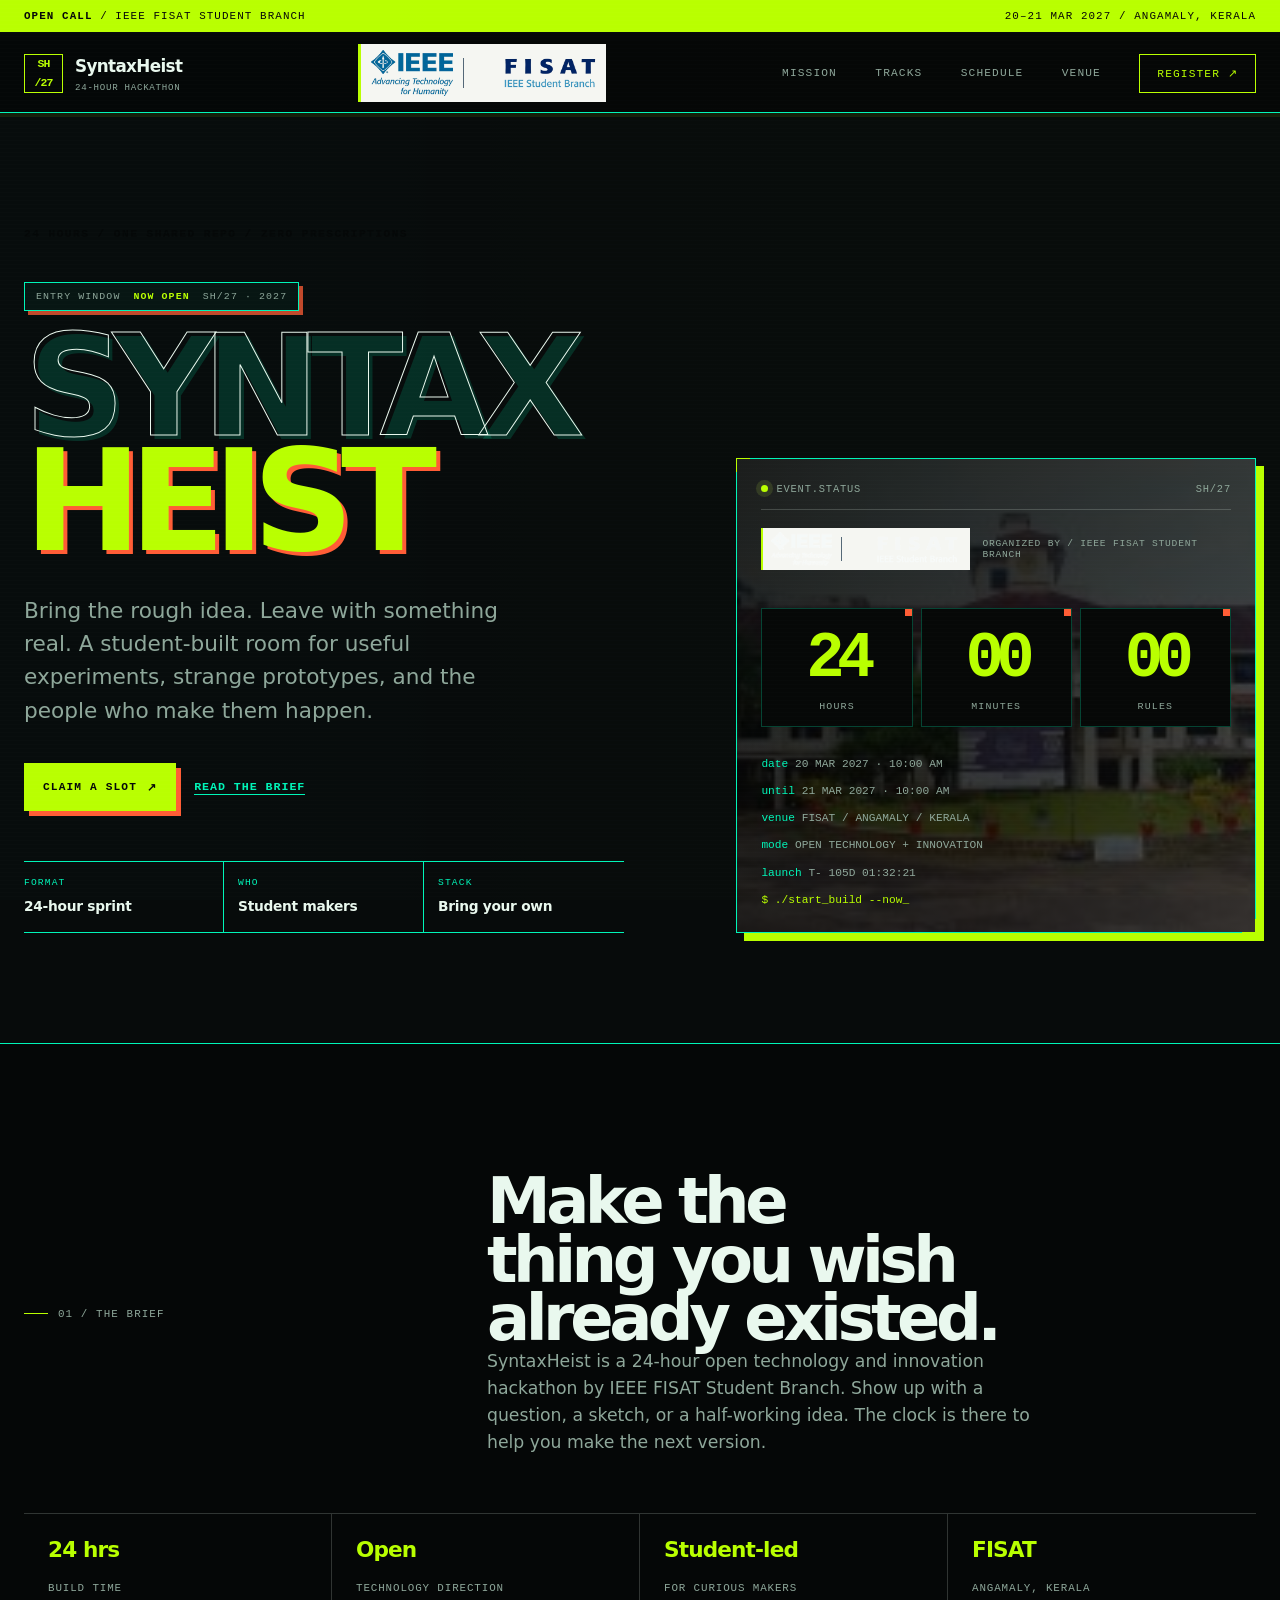
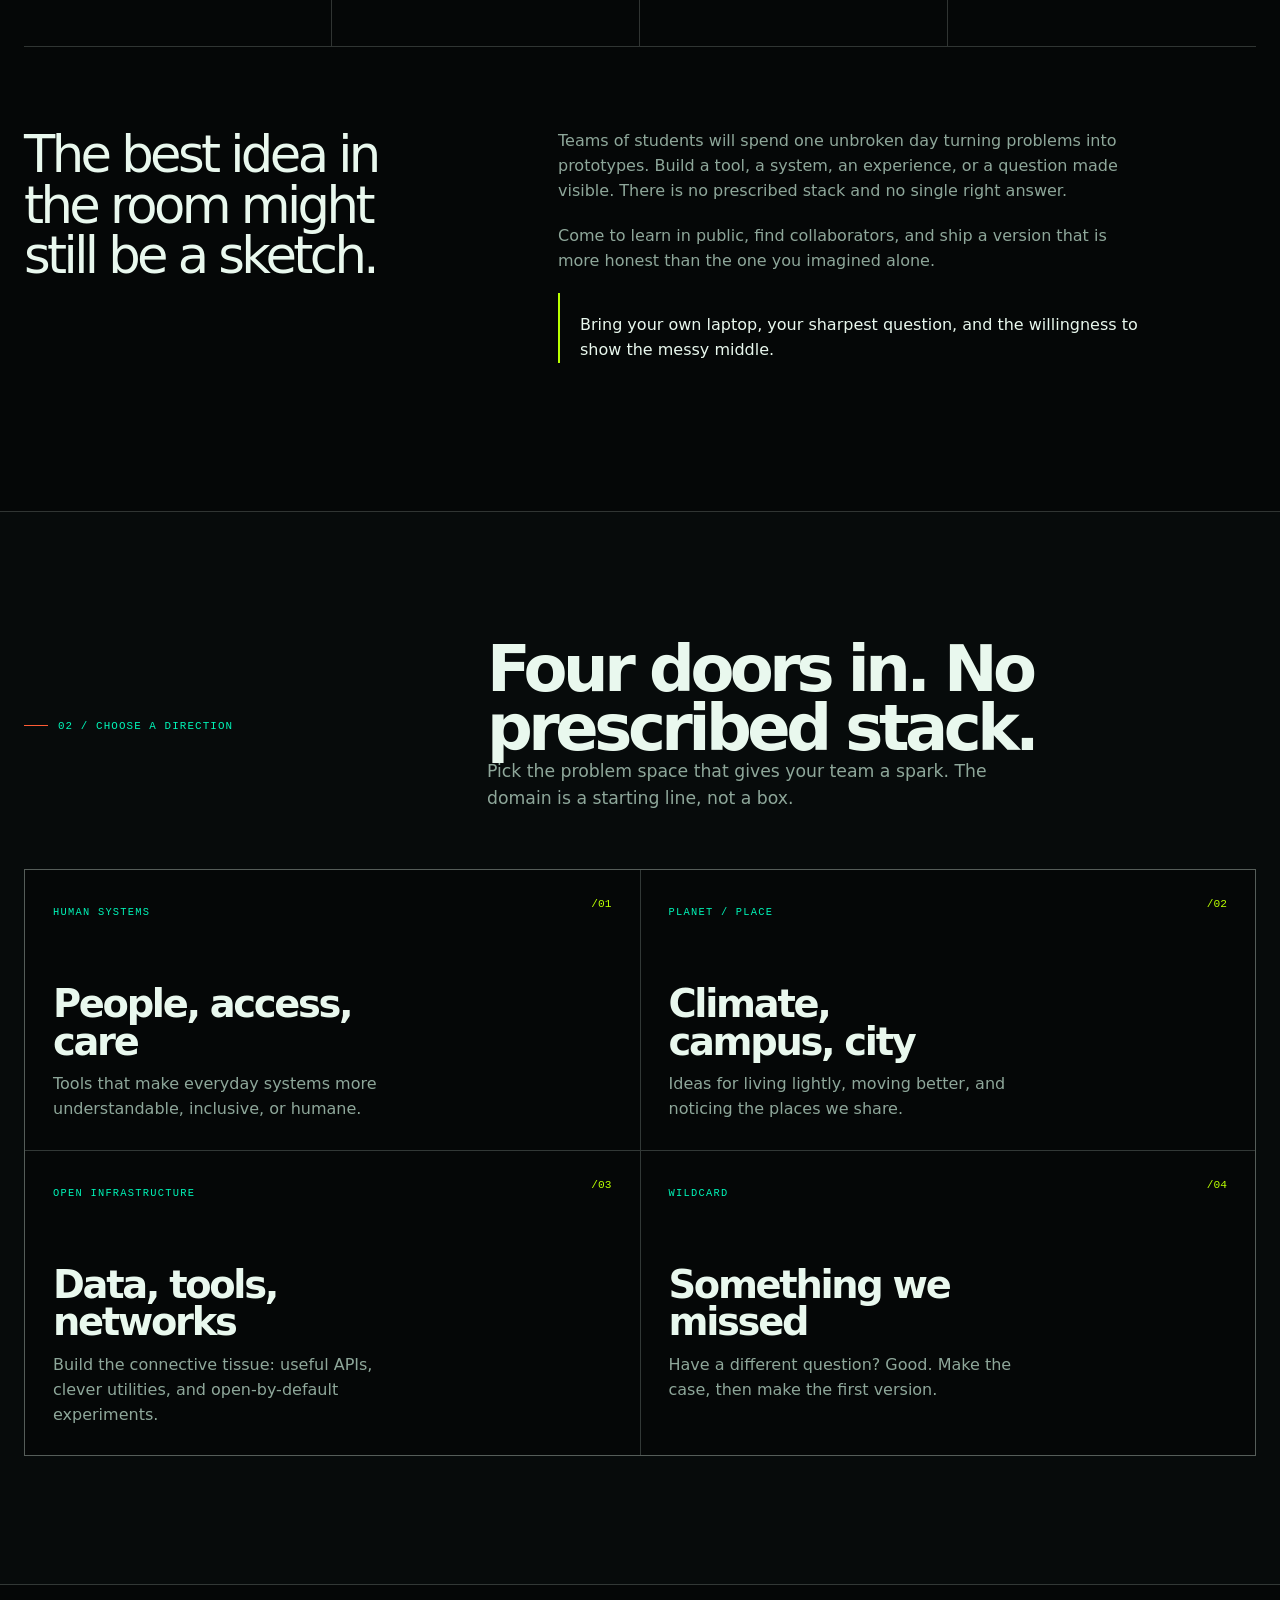
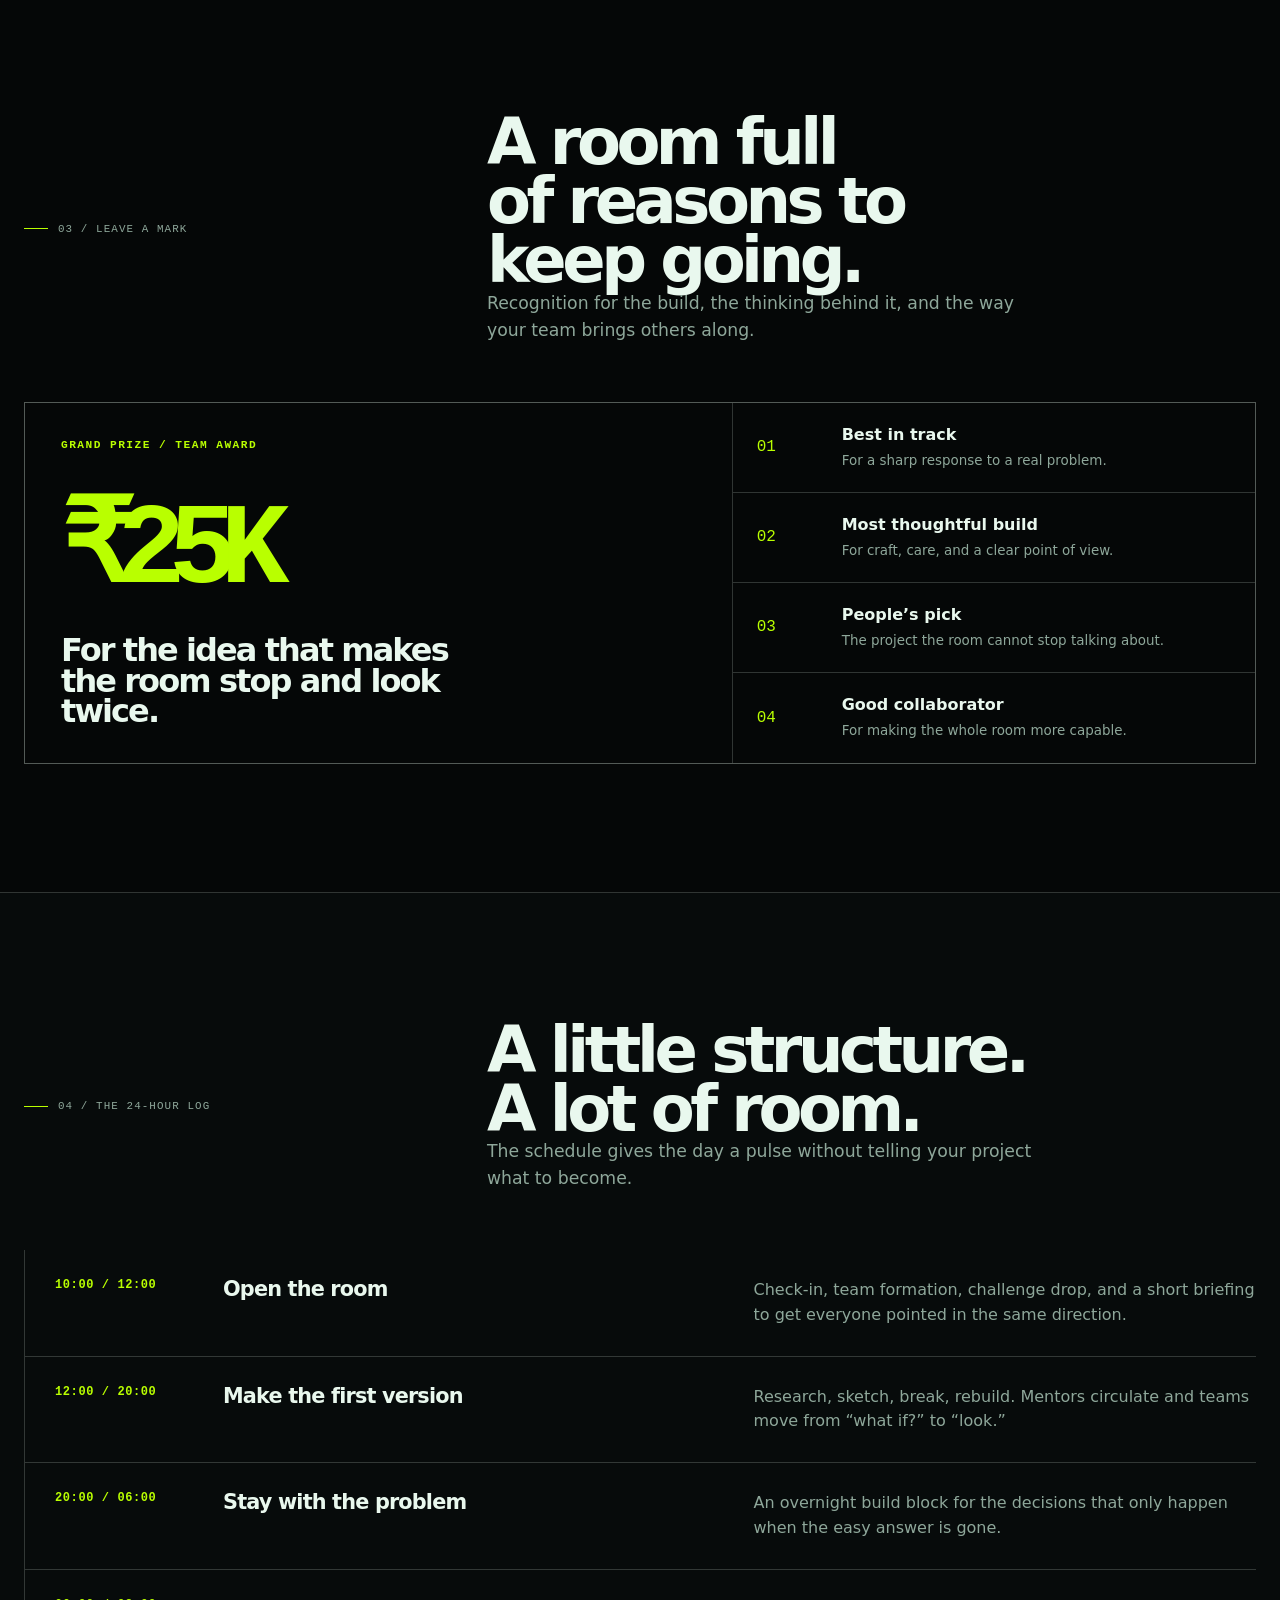
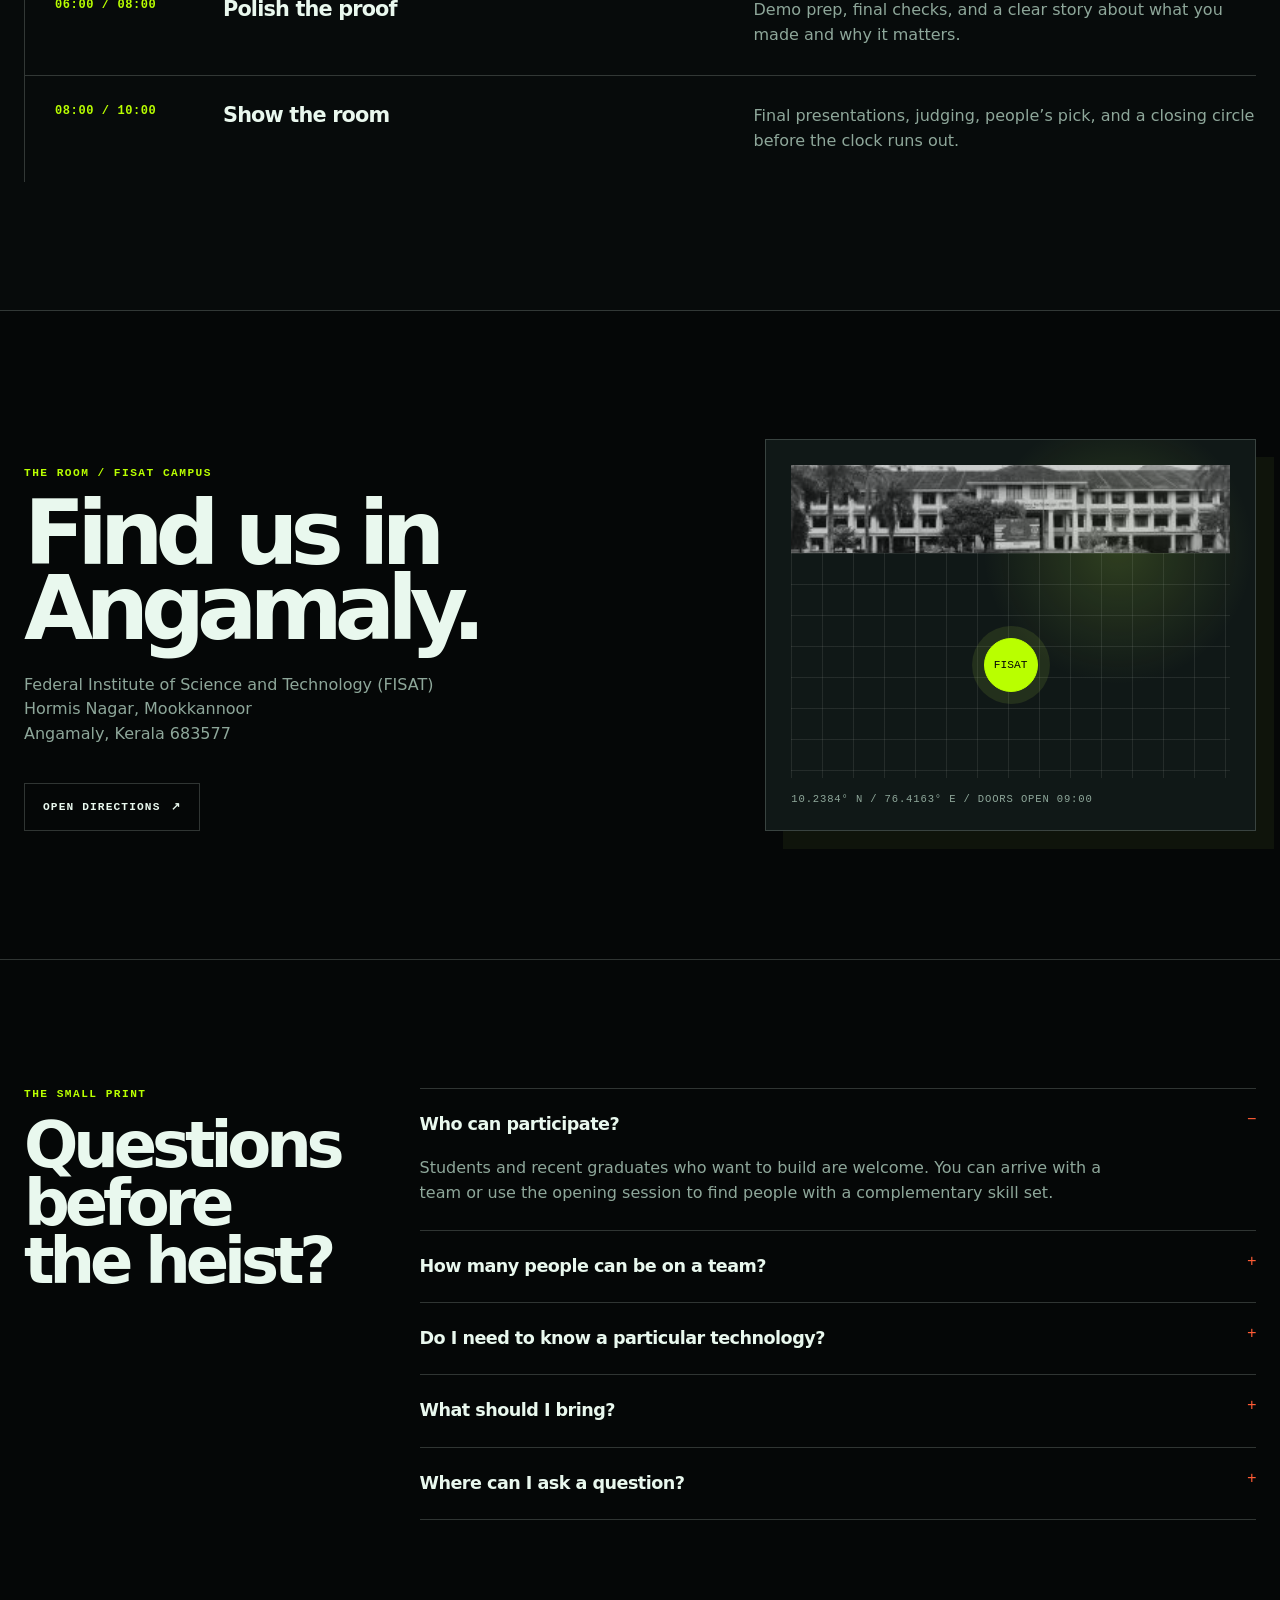
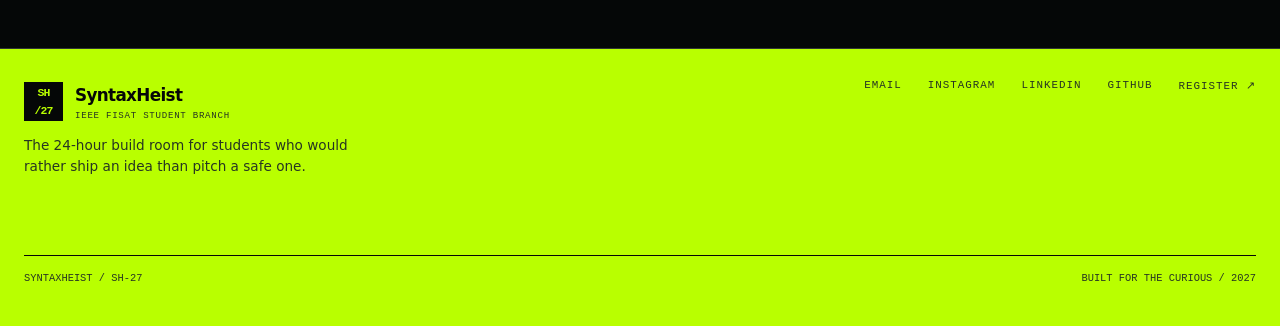
<file: public/index.html>
<!doctype html>
<html lang="en">
<head>
  <meta charset="utf-8">
  <meta name="viewport" content="width=device-width, initial-scale=1">
  <meta name="description" content="SyntaxHeist is a 24-hour open technology and innovation hackathon by IEEE FISAT Student Branch.">
  <title>SyntaxHeist — 24-Hour Hackathon</title>
  <link rel="stylesheet" href="./styles.css">
  <script src="./script.js" defer></script>
</head>
<body>
  <a class="skip-link" href="#main-content">Skip to content</a>
  <div class="page-shell">
    <div class="announcement"><div class="wrap"><span><strong>Open call</strong> / IEEE FISAT Student Branch</span><span>20–21 Mar 2027 / Angamaly, Kerala</span></div></div>
    <header class="site-header">
      <div class="wrap header-inner">
        <a class="brand" href="./" aria-label="SyntaxHeist home">
          <span class="brand-mark">SH<br><span>/27</span></span>
          <span class="brand-text">SyntaxHeist<span>24-hour hackathon</span></span>
        </a>
        <div class="organizer-logo-plate" aria-label="IEEE FISAT Student Branch"><img class="ieee-logo" src="./assets/ieee-master-brand.png" alt="IEEE"><span class="logo-rule" aria-hidden="true"></span><img class="fisat-logo" src="./assets/fisat-ieee-student-branch.png" alt="FISAT IEEE Student Branch"></div>
        <button class="menu-toggle" type="button" data-menu-toggle aria-expanded="false" aria-label="Open navigation">MENU</button>
        <nav class="site-nav" data-site-nav aria-label="Primary navigation">
          <a href="#mission">Mission</a>
          <a href="#tracks">Tracks</a>
          <a href="#schedule">Schedule</a>
          <a href="#venue">Venue</a>
          <a class="nav-cta" href="./register.html">Register <span aria-hidden="true">↗</span></a>
        </nav>
      </div>
    </header>

    <main id="main-content">
      <section class="hero" aria-labelledby="hero-title">
        <div class="wrap hero-grid">
          <div class="hero-copy">
            <p class="eyebrow">24 hours / one shared repo / zero prescriptions</p>
            <div class="hero-stamp"><span>ENTRY WINDOW</span><strong>NOW OPEN</strong><span>SH/27 · 2027</span></div>
            <h1 id="hero-title"><span class="outline">Syntax</span><br><span class="signal" data-text="Heist">Heist</span></h1>
            <p class="hero-dek">Bring the rough idea. Leave with something real. A student-built room for useful experiments, strange prototypes, and the people who make them happen.</p>
            <div class="hero-actions">
              <a class="button button-primary" href="./register.html">Claim a slot <span aria-hidden="true">↗</span></a>
              <a class="text-link" href="#mission">Read the brief</a>
            </div>
            <div class="hero-meta" aria-label="Quick event details"><div><span>FORMAT</span><strong>24-hour sprint</strong></div><div><span>WHO</span><strong>Student makers</strong></div><div><span>STACK</span><strong>Bring your own</strong></div></div>
          </div>
          <div class="hero-console" aria-label="Event countdown information">
            <div class="console-top"><span><i class="live-dot"></i>event.status</span><span>SH/27</span></div>
            <div class="organizer-lockup"><div class="organizer-logo-plate"><img class="ieee-logo" src="./assets/ieee-master-brand.png" alt="IEEE"><span class="logo-rule" aria-hidden="true"></span><img class="fisat-logo" src="./assets/fisat-ieee-student-branch.png" alt="FISAT IEEE Student Branch"></div><span>organized by / IEEE FISAT Student Branch</span></div>
            <div class="console-time" aria-label="24 hours">
              <div class="time-block"><strong>24</strong><span>hours</span></div>
              <div class="time-block"><strong>00</strong><span>minutes</span></div>
              <div class="time-block"><strong>00</strong><span>rules</span></div>
            </div>
            <div class="console-log">
              <p><b>date</b> 20 MAR 2027 · 10:00 AM</p>
              <p><b>until</b> 21 MAR 2027 · 10:00 AM</p>
              <p><b>venue</b> FISAT / ANGAMALY / KERALA</p>
              <p><b>mode</b> OPEN TECHNOLOGY + INNOVATION</p>
              <p><b>launch</b> <span data-countdown>T- loading event clock...</span></p>
              <button class="cursor terminal-command" type="button" data-terminal-command="boot">$ ./start_build --now<span aria-hidden="true">_</span></button>
              <p class="terminal-output" data-terminal-output hidden>OK // room unlocked. Bring the rough idea.</p>
            </div>
          </div>
        </div>
      </section>

      <section class="section" id="mission" aria-labelledby="mission-title">
        <div class="wrap">
          <div class="section-heading">
            <p class="rule-label">01 / the brief</p>
            <div><h2 id="mission-title">Make the thing you wish already existed.</h2><p class="lead">SyntaxHeist is a 24-hour open technology and innovation hackathon by IEEE FISAT Student Branch. Show up with a question, a sketch, or a half-working idea. The clock is there to help you make the next version.</p></div>
          </div>
          <div class="facts" aria-label="Event facts">
            <div class="fact"><strong>24 hrs</strong><span>Build time</span></div>
            <div class="fact"><strong>Open</strong><span>Technology direction</span></div>
            <div class="fact"><strong>Student-led</strong><span>For curious makers</span></div>
            <div class="fact"><strong>FISAT</strong><span>Angamaly, Kerala</span></div>
          </div>
          <div class="about-layout" style="margin-top: 82px;">
            <p class="big-note">The best idea in the room might still be a sketch.</p>
            <div class="about-copy"><p>Teams of students will spend one unbroken day turning problems into prototypes. Build a tool, a system, an experience, or a question made visible. There is no prescribed stack and no single right answer.</p><p>Come to learn in public, find collaborators, and ship a version that is more honest than the one you imagined alone.</p><p class="callout">Bring your own laptop, your sharpest question, and the willingness to show the messy middle.</p></div>
          </div>
        </div>
      </section>

      <section class="section" id="tracks" aria-labelledby="tracks-title">
        <div class="wrap">
          <div class="section-heading"><p class="rule-label">02 / choose a direction</p><div><h2 id="tracks-title">Four doors in. No prescribed stack.</h2><p class="lead">Pick the problem space that gives your team a spark. The domain is a starting line, not a box.</p></div></div>
          <div class="track-grid">
            <article class="track" data-index="/01"><span class="track-tag">human systems</span><h3>People, access, care</h3><p>Tools that make everyday systems more understandable, inclusive, or humane.</p></article>
            <article class="track" data-index="/02"><span class="track-tag">planet / place</span><h3>Climate, campus, city</h3><p>Ideas for living lightly, moving better, and noticing the places we share.</p></article>
            <article class="track" data-index="/03"><span class="track-tag">open infrastructure</span><h3>Data, tools, networks</h3><p>Build the connective tissue: useful APIs, clever utilities, and open-by-default experiments.</p></article>
            <article class="track" data-index="/04"><span class="track-tag">wildcard</span><h3>Something we missed</h3><p>Have a different question? Good. Make the case, then make the first version.</p></article>
          </div>
        </div>
      </section>

      <section class="section" aria-labelledby="prizes-title">
        <div class="wrap">
          <div class="section-heading"><p class="rule-label">03 / leave a mark</p><div><h2 id="prizes-title">A room full of reasons to keep going.</h2><p class="lead">Recognition for the build, the thinking behind it, and the way your team brings others along.</p></div></div>
          <div class="prize-layout">
            <div class="prize-feature"><span class="eyebrow">Grand prize / team award</span><span class="amount">₹25K</span><h3>For the idea that makes the room stop and look twice.</h3></div>
            <div class="prize-list">
              <div class="prize-row"><strong>01</strong><div><h4>Best in track</h4><p>For a sharp response to a real problem.</p></div></div>
              <div class="prize-row"><strong>02</strong><div><h4>Most thoughtful build</h4><p>For craft, care, and a clear point of view.</p></div></div>
              <div class="prize-row"><strong>03</strong><div><h4>People’s pick</h4><p>The project the room cannot stop talking about.</p></div></div>
              <div class="prize-row"><strong>04</strong><div><h4>Good collaborator</h4><p>For making the whole room more capable.</p></div></div>
            </div>
          </div>
        </div>
      </section>

      <section class="section" id="schedule" aria-labelledby="schedule-title">
        <div class="wrap">
          <div class="section-heading"><p class="rule-label">04 / the 24-hour log</p><div><h2 id="schedule-title">A little structure. A lot of room.</h2><p class="lead">The schedule gives the day a pulse without telling your project what to become.</p></div></div>
          <div class="timeline">
            <div class="timeline-item"><span class="timeline-time">10:00 / 12:00</span><h3>Open the room</h3><p>Check-in, team formation, challenge drop, and a short briefing to get everyone pointed in the same direction.</p></div>
            <div class="timeline-item"><span class="timeline-time">12:00 / 20:00</span><h3>Make the first version</h3><p>Research, sketch, break, rebuild. Mentors circulate and teams move from “what if?” to “look.”</p></div>
            <div class="timeline-item"><span class="timeline-time">20:00 / 06:00</span><h3>Stay with the problem</h3><p>An overnight build block for the decisions that only happen when the easy answer is gone.</p></div>
            <div class="timeline-item"><span class="timeline-time">06:00 / 08:00</span><h3>Polish the proof</h3><p>Demo prep, final checks, and a clear story about what you made and why it matters.</p></div>
            <div class="timeline-item"><span class="timeline-time">08:00 / 10:00</span><h3>Show the room</h3><p>Final presentations, judging, people’s pick, and a closing circle before the clock runs out.</p></div>
          </div>
        </div>
      </section>

      <section class="section" id="venue" aria-labelledby="venue-title">
        <div class="wrap venue-band">
          <div><p class="eyebrow">The room / FISAT campus</p><h2 id="venue-title">Find us in Angamaly.</h2><address>Federal Institute of Science and Technology (FISAT)<br>Hormis Nagar, Mookkannoor<br>Angamaly, Kerala 683577</address><div class="hero-actions"><a class="button button-ghost" href="https://www.google.com/maps/search/?api=1&query=Federal+Institute+of+Science+and+Technology+FISAT+Angamaly+Kerala" target="_blank" rel="noreferrer">Open directions <span aria-hidden="true">↗</span></a></div></div>
          <div class="venue-card"><img class="venue-photo" src="./assets/fisat-campus.jpg" alt="Main academic building at FISAT campus"><div class="venue-map"><span class="venue-pin">FISAT</span></div><div class="venue-meta">10.2384° N / 76.4163° E / doors open 09:00</div></div>
        </div>
      </section>

      <section class="section" aria-labelledby="faq-title">
        <div class="wrap faq-grid">
          <div class="faq-intro"><p class="eyebrow">The small print</p><h2 id="faq-title">Questions before the heist?</h2></div>
          <div class="faq-list">
            <details open><summary>Who can participate?</summary><p>Students and recent graduates who want to build are welcome. You can arrive with a team or use the opening session to find people with a complementary skill set.</p></details>
            <details><summary>How many people can be on a team?</summary><p>Teams of 2–4 are the sweet spot. A solo build is welcome too; use the team member field on the form to tell us what you are looking for.</p></details>
            <details><summary>Do I need to know a particular technology?</summary><p>No. SyntaxHeist is open technology by design. Bring the tools that help you answer the question, not the tools that look impressive on paper.</p></details>
            <details><summary>What should I bring?</summary><p>Your laptop, charger, student ID, a water bottle, and a willingness to explain your work as it changes. More event logistics will be shared after registration.</p></details>
            <details><summary>Where can I ask a question?</summary><p>Write to <a class="text-link" href="mailto:ieeefisat@fisat.ac.in">ieeefisat@fisat.ac.in</a> and include “SyntaxHeist” in the subject line.</p></details>
          </div>
        </div>
      </section>
    </main>

    <footer class="site-footer">
      <div class="wrap">
        <div class="footer-top"><div><a class="brand" href="./" aria-label="SyntaxHeist home"><span class="brand-mark">SH<br><span>/27</span></span><span class="brand-text">SyntaxHeist<span>IEEE FISAT Student Branch</span></span></a><p class="footer-note">The 24-hour build room for students who would rather ship an idea than pitch a safe one.</p></div><div class="footer-links"><a href="mailto:ieeefisat@fisat.ac.in">Email</a><a href="https://www.instagram.com/ieeefisat/" target="_blank" rel="noreferrer">Instagram</a><a href="https://www.linkedin.com/company/ieee-fisat-student-branch/" target="_blank" rel="noreferrer">LinkedIn</a><a href="https://github.com/IEEE-FISAT-Student-Branch" target="_blank" rel="noreferrer">GitHub</a><a href="./register.html">Register ↗</a></div></div>
        <div class="footer-bottom"><span>SyntaxHeist / SH-27</span><span>Built for the curious / 2027</span></div>
      </div>
    </footer>
  </div>
</body>
</html>
</file>
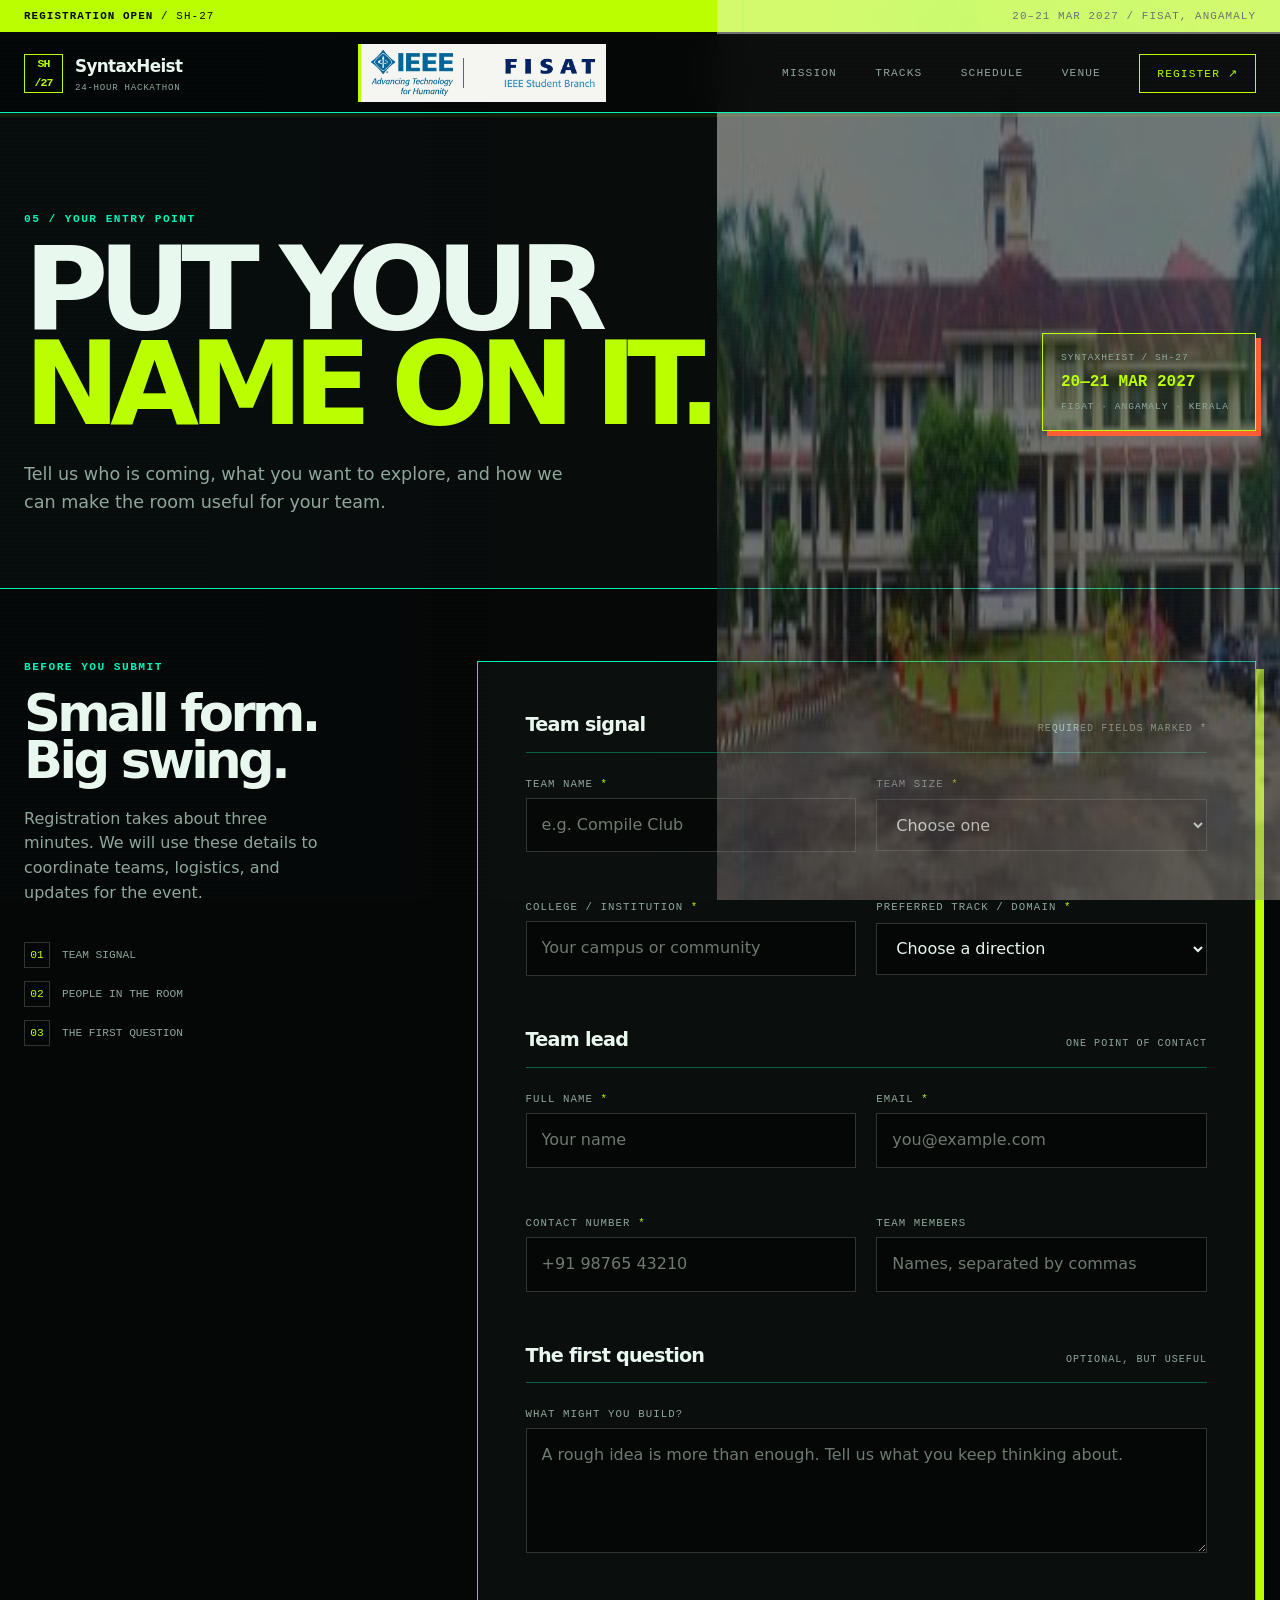
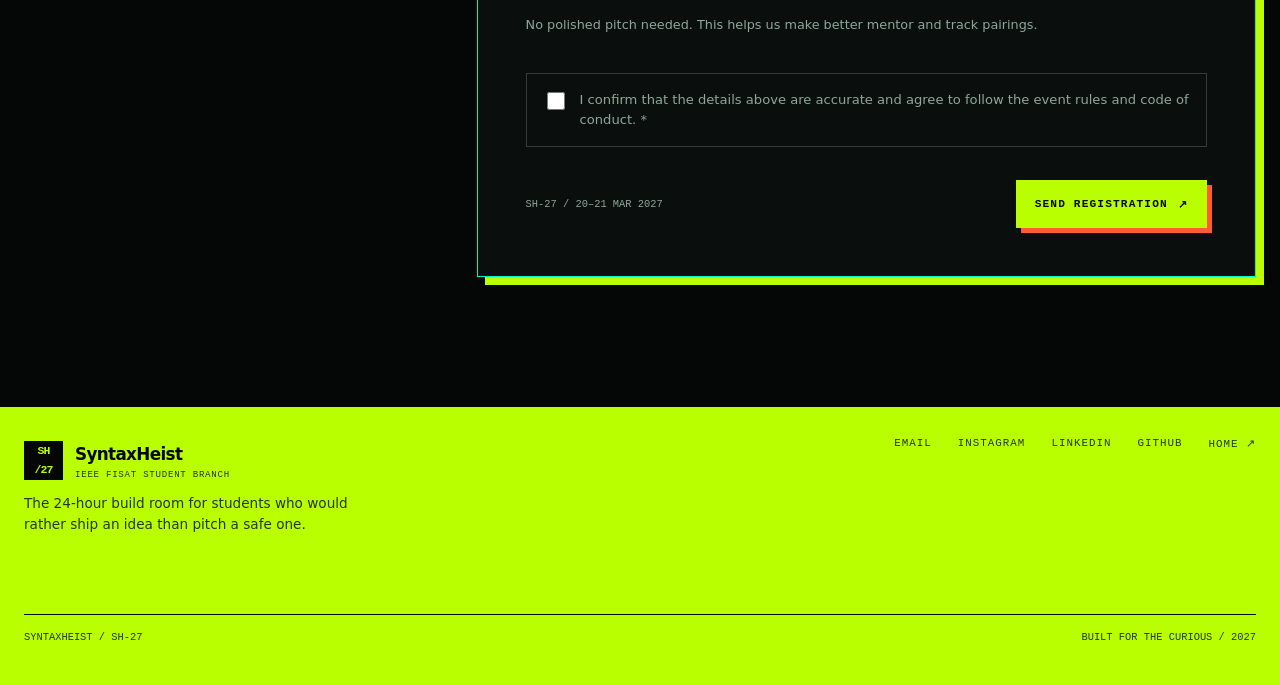
<file: public/register.html>
<!doctype html>
<html lang="en">
<head>
  <meta charset="utf-8">
  <meta name="viewport" content="width=device-width, initial-scale=1">
  <meta name="description" content="Register your team for SyntaxHeist, a 24-hour hackathon by IEEE FISAT Student Branch.">
  <title>Register — SyntaxHeist</title>
  <link rel="stylesheet" href="./styles.css">
  <script src="./script.js" defer></script>
</head>
<body>
  <a class="skip-link" href="#main-content">Skip to content</a>
  <div class="page-shell">
    <div class="announcement"><div class="wrap"><span><strong>Registration open</strong> / SH-27</span><span>20–21 Mar 2027 / FISAT, Angamaly</span></div></div>
    <header class="site-header">
      <div class="wrap header-inner">
        <a class="brand" href="./" aria-label="SyntaxHeist home"><span class="brand-mark">SH<br><span>/27</span></span><span class="brand-text">SyntaxHeist<span>24-hour hackathon</span></span></a>
        <div class="organizer-logo-plate" aria-label="IEEE FISAT Student Branch"><img class="ieee-logo" src="./assets/ieee-master-brand.png" alt="IEEE"><span class="logo-rule" aria-hidden="true"></span><img class="fisat-logo" src="./assets/fisat-ieee-student-branch.png" alt="FISAT IEEE Student Branch"></div>
        <button class="menu-toggle" type="button" data-menu-toggle aria-expanded="false" aria-label="Open navigation">MENU</button>
        <nav class="site-nav" data-site-nav aria-label="Primary navigation"><a href="./#mission">Mission</a><a href="./#tracks">Tracks</a><a href="./#schedule">Schedule</a><a href="./#venue">Venue</a><a class="nav-cta" href="./register.html" aria-current="page">Register <span aria-hidden="true">↗</span></a></nav>
      </div>
    </header>

    <main id="main-content">
      <section class="page-intro">
        <div class="wrap"><p class="eyebrow">05 / your entry point</p><div class="page-intro-row"><h1>Put your<br><span class="signal">name on it.</span></h1><div class="intro-ticket"><span>SYNTAXHEIST / SH-27</span><strong>20—21 MAR 2027</strong><small>FISAT · ANGAMALY · KERALA</small></div></div><p class="page-intro-dek">Tell us who is coming, what you want to explore, and how we can make the room useful for your team.</p></div>
      </section>

      <section class="form-section" aria-labelledby="registration-title">
        <div class="wrap form-shell">
          <aside class="form-aside"><p class="eyebrow">Before you submit</p><h2 id="registration-title">Small form. Big swing.</h2><p>Registration takes about three minutes. We will use these details to coordinate teams, logistics, and updates for the event.</p><div class="form-steps"><div class="form-step"><span>01</span> team signal</div><div class="form-step"><span>02</span> people in the room</div><div class="form-step"><span>03</span> the first question</div></div></aside>
          <div>
            <form class="form" data-registration-form novalidate>
              <div class="form-grid">
                <h3 class="form-section-title">Team signal <small>Required fields marked *</small></h3>
                <div class="field"><label for="teamName">Team name <span>*</span></label><input id="teamName" name="teamName" type="text" required placeholder="e.g. Compile Club"><span class="field-error" data-error-for="teamName"></span></div>
                <div class="field"><label for="teamSize">Team size <span>*</span></label><select id="teamSize" name="teamSize" required><option value="">Choose one</option><option value="1">1 — solo build</option><option value="2">2 people</option><option value="3">3 people</option><option value="4">4 people</option></select><span class="field-error" data-error-for="teamSize"></span></div>
                <div class="field"><label for="institution">College / institution <span>*</span></label><input id="institution" name="institution" type="text" required placeholder="Your campus or community"><span class="field-error" data-error-for="institution"></span></div>
                <div class="field"><label for="track">Preferred track / domain <span>*</span></label><select id="track" name="track" required><option value="">Choose a direction</option><option value="human-systems">People, access, care</option><option value="planet-place">Climate, campus, city</option><option value="open-infrastructure">Open infrastructure</option><option value="wildcard">Wildcard / something else</option></select><span class="field-error" data-error-for="track"></span></div>

                <h3 class="form-section-title">Team lead <small>One point of contact</small></h3>
                <div class="field"><label for="leaderName">Full name <span>*</span></label><input id="leaderName" name="leaderName" type="text" required autocomplete="name" placeholder="Your name"><span class="field-error" data-error-for="leaderName"></span></div>
                <div class="field"><label for="leaderEmail">Email <span>*</span></label><input id="leaderEmail" name="leaderEmail" type="email" required autocomplete="email" placeholder="you@example.com"><span class="field-error" data-error-for="leaderEmail"></span></div>
                <div class="field"><label for="contactNumber">Contact number <span>*</span></label><input id="contactNumber" name="contactNumber" type="tel" required autocomplete="tel" inputmode="tel" pattern="\+?[0-9\s()-]{7,18}" placeholder="+91 98765 43210"><span class="field-error" data-error-for="contactNumber"></span></div>
                <div class="field"><label for="members">Team members</label><input id="members" name="members" type="text" placeholder="Names, separated by commas"><span class="field-error" data-error-for="members"></span></div>

                <h3 class="form-section-title">The first question <small>Optional, but useful</small></h3>
                <div class="field full"><label for="idea">What might you build?</label><textarea id="idea" name="idea" placeholder="A rough idea is more than enough. Tell us what you keep thinking about."></textarea><span class="field-error" data-error-for="idea"></span></div>
                <p class="form-note">No polished pitch needed. This helps us make better mentor and track pairings.</p>
                <div class="check-field"><input id="rules" name="rules" type="checkbox" required><label for="rules">I confirm that the details above are accurate and agree to follow the event rules and code of conduct. <span>*</span></label></div>
                <div class="form-actions"><small>SH-27 / 20–21 MAR 2027</small><button class="button button-primary" type="submit">Send registration <span aria-hidden="true">↗</span></button></div>
              </div>
            </form>
            <div class="form-success" data-form-success hidden role="status" aria-live="polite"><p class="eyebrow">Signal received / 200 OK</p><h2>You’re on the list.</h2><p>Thanks for raising your hand. We have your registration details locally for this demo flow. The IEEE FISAT Student Branch team will follow up with event logistics and next steps.</p><a class="button button-ghost" href="./">Return to the brief <span aria-hidden="true">↗</span></a></div>
          </div>
        </div>
      </section>
    </main>

    <footer class="site-footer"><div class="wrap"><div class="footer-top"><div><a class="brand" href="./" aria-label="SyntaxHeist home"><span class="brand-mark">SH<br><span>/27</span></span><span class="brand-text">SyntaxHeist<span>IEEE FISAT Student Branch</span></span></a><p class="footer-note">The 24-hour build room for students who would rather ship an idea than pitch a safe one.</p></div><div class="footer-links"><a href="mailto:ieeefisat@fisat.ac.in">Email</a><a href="https://www.instagram.com/ieeefisat/" target="_blank" rel="noreferrer">Instagram</a><a href="https://www.linkedin.com/company/ieee-fisat-student-branch/" target="_blank" rel="noreferrer">LinkedIn</a><a href="https://github.com/IEEE-FISAT-Student-Branch" target="_blank" rel="noreferrer">GitHub</a><a href="./">Home ↗</a></div></div><div class="footer-bottom"><span>SyntaxHeist / SH-27</span><span>Built for the curious / 2027</span></div></div></footer>
  </div>
</body>
</html>
</file>
<file: public/styles.css>
:root {
  --ink: #080b0a;
  --ink-soft: #101614;
  --ink-raised: #17221e;
  --paper: #eef3ea;
  --paper-dim: #aab7a8;
  --line: rgba(238, 243, 234, 0.19);
  --line-dark: rgba(11, 15, 14, 0.18);
  --signal: #c8ff4a;
  --mint: #79f2ae;
  --warning: #ffde7a;
  --max: 1320px;
  --sans: Inter, ui-sans-serif, system-ui, -apple-system, BlinkMacSystemFont, "Segoe UI", sans-serif;
  --mono: "SFMono-Regular", Consolas, "Liberation Mono", Menlo, monospace;
}

* { box-sizing: border-box; }
html { scroll-behavior: smooth; }
body {
  margin: 0;
  background: radial-gradient(circle at 78% 7%, rgba(200,255,74,.07), transparent 22rem), var(--ink);
  color: var(--paper);
  font-family: var(--sans);
  line-height: 1.55;
  -webkit-font-smoothing: antialiased;
}
a { color: inherit; text-decoration: none; }
button, input, select, textarea { font: inherit; }
button, a { -webkit-tap-highlight-color: transparent; }
:focus-visible { outline: 3px solid var(--signal); outline-offset: 4px; }
::selection { background: var(--signal); color: var(--ink); }

.page-shell { overflow: hidden; }
.wrap { width: min(var(--max), calc(100% - 48px)); margin: 0 auto; }
.mono { font-family: var(--mono); }
.eyebrow { margin: 0 0 16px; color: var(--signal); font: 700 0.7rem/1.2 var(--mono); letter-spacing: 0.13em; text-transform: uppercase; }
.muted { color: var(--paper-dim); }
.skip-link { position: fixed; top: 12px; left: 12px; z-index: 20; padding: 10px 14px; background: var(--signal); color: var(--ink); transform: translateY(-180%); }
.skip-link:focus { transform: translateY(0); }

.announcement { border-bottom: 1px solid var(--line); background: var(--ink-soft); color: var(--paper-dim); font: 0.68rem var(--mono); letter-spacing: 0.1em; text-transform: uppercase; }
.announcement .wrap { display: flex; justify-content: space-between; gap: 18px; padding: 10px 0; }
.announcement strong { color: var(--signal); font-weight: 700; }

.site-header { position: sticky; top: 0; z-index: 10; border-bottom: 1px solid var(--line); background: rgba(8, 11, 10, 0.82); backdrop-filter: blur(18px); }
.header-inner { display: flex; align-items: center; justify-content: space-between; min-height: 78px; gap: 28px; }
.brand { display: inline-flex; align-items: center; gap: 12px; font-weight: 800; letter-spacing: -0.04em; }
.brand-mark { display: grid; place-items: center; width: 39px; height: 39px; border: 1px solid var(--signal); color: var(--signal); font: 700 0.72rem var(--mono); letter-spacing: -0.08em; }
.brand-text { font-size: 1.05rem; }
.brand-text span { display: block; margin-top: 2px; color: var(--paper-dim); font: 0.57rem var(--mono); letter-spacing: 0.08em; text-transform: uppercase; }
.organizer-logo { width: 154px; height: 38px; margin-left: auto; object-fit: contain; object-position: right center; filter: grayscale(1) brightness(1.65); mix-blend-mode: screen; opacity: .8; }
.site-nav { display: flex; align-items: center; gap: clamp(18px, 3vw, 40px); }
.site-nav a { color: var(--paper-dim); font: 0.7rem var(--mono); letter-spacing: 0.1em; text-transform: uppercase; }
.site-nav a:hover { color: var(--signal); }
.site-nav .nav-cta { padding: 12px 17px; border: 1px solid var(--signal); color: var(--signal); }
.site-nav .nav-cta:hover { background: var(--signal); color: var(--ink); }
.menu-toggle { display: none; border: 1px solid var(--line); background: transparent; color: var(--paper); padding: 10px; }

.hero { position: relative; padding: clamp(64px, 9vw, 118px) 0 110px; border-bottom: 1px solid var(--line); }
.hero::before { position: absolute; inset: 0; z-index: -1; background-image: linear-gradient(rgba(200,255,74,.045) 1px, transparent 1px), linear-gradient(90deg, rgba(200,255,74,.045) 1px, transparent 1px); background-size: 64px 64px; mask-image: linear-gradient(to bottom, black, transparent 78%); content: ""; }
.hero::after { position: absolute; top: 18%; right: -12%; width: 55vw; height: 55vw; max-width: 740px; max-height: 740px; z-index: -1; border: 1px solid rgba(200,255,74,.11); border-radius: 50%; box-shadow: 0 0 0 50px rgba(200,255,74,.025), 0 0 0 100px rgba(200,255,74,.017); content: ""; }
.hero-grid { display: grid; grid-template-columns: minmax(0, 1.08fr) minmax(330px, 0.92fr); align-items: end; gap: clamp(36px, 8vw, 120px); }
.hero-copy { max-width: 720px; }
.hero h1 { max-width: 710px; margin: 0; font-size: clamp(4.4rem, 11vw, 9.7rem); line-height: 0.82; letter-spacing: -0.09em; text-transform: uppercase; }
.hero h1 .outline { color: transparent; -webkit-text-stroke: 1px rgba(238,243,234,.55); }
.hero h1 .signal { color: var(--signal); }
.hero-stamp { display: inline-grid; grid-template-columns: auto auto auto; align-items: center; gap: 13px; margin: 24px 0 18px; padding: 8px 11px; border: 1px solid rgba(200,255,74,.35); color: var(--paper-dim); font: .62rem var(--mono); letter-spacing: .11em; text-transform: uppercase; }
.hero-stamp strong { color: var(--signal); font-weight: 700; }
.hero-dek { max-width: 520px; margin: 34px 0 0; color: var(--paper-dim); font-size: clamp(1.05rem, 1.8vw, 1.35rem); }
.hero-actions { display: flex; flex-wrap: wrap; align-items: center; gap: 18px; margin-top: 36px; }
.button { display: inline-flex; align-items: center; justify-content: center; min-height: 48px; gap: 10px; padding: 0 18px; border: 1px solid transparent; cursor: pointer; font: 700 0.7rem var(--mono); letter-spacing: .1em; text-transform: uppercase; transition: transform .18s ease, background .18s ease, color .18s ease, border-color .18s ease; }
.button:hover { transform: translateY(-3px); }
.button-primary { background: var(--signal); color: var(--ink); }
.button-primary:hover { background: var(--paper); }
.button-ghost { border-color: var(--line); color: var(--paper); }
.button-ghost:hover { border-color: var(--signal); color: var(--signal); }
.text-link { border-bottom: 1px solid currentColor; color: var(--signal); font: 700 .73rem var(--mono); letter-spacing: .08em; text-transform: uppercase; }
.text-link:hover { color: var(--paper); }
.hero-meta { display: grid; grid-template-columns: repeat(3, 1fr); max-width: 600px; margin-top: 50px; border-top: 1px solid var(--line); border-bottom: 1px solid var(--line); }
.hero-meta div { display: grid; gap: 8px; padding: 15px 14px 14px 0; border-right: 1px solid var(--line); }
.hero-meta div + div { padding-left: 14px; }
.hero-meta div:last-child { border-right: 0; }
.hero-meta span { color: var(--signal); font: .6rem var(--mono); letter-spacing: .12em; }
.hero-meta strong { color: var(--paper); font-size: .86rem; letter-spacing: -.02em; }

.hero-console { position: relative; min-height: 392px; padding: 24px; border: 1px solid var(--line); background: linear-gradient(145deg, rgba(23,34,30,.92), rgba(10,14,13,.88)); box-shadow: 18px 18px 0 rgba(200,255,74,.05); }
.hero-console::before, .hero-console::after { position: absolute; width: 13px; height: 13px; border-color: var(--signal); border-style: solid; content: ""; }
.hero-console::before { top: -1px; left: -1px; border-width: 1px 0 0 1px; }
.hero-console::after { right: -1px; bottom: -1px; border-width: 0 1px 1px 0; }
.console-top { display: flex; justify-content: space-between; padding-bottom: 14px; border-bottom: 1px solid var(--line); color: var(--paper-dim); font: .65rem var(--mono); letter-spacing: .08em; text-transform: uppercase; }
.organizer-lockup { display: flex; align-items: center; gap: 12px; margin-top: 18px; color: var(--paper-dim); font: .6rem var(--mono); letter-spacing: .08em; text-transform: uppercase; }
.organizer-lockup img { width: 116px; height: 29px; object-fit: contain; object-position: left center; filter: grayscale(1) brightness(1.8); mix-blend-mode: screen; opacity: .76; }
.live-dot { display: inline-block; width: 7px; height: 7px; margin-right: 8px; border-radius: 50%; background: var(--signal); box-shadow: 0 0 0 5px rgba(200,255,74,.12); animation: pulse 2.2s ease-in-out infinite; }
.console-time { display: grid; grid-template-columns: repeat(3, 1fr); gap: 8px; margin: 38px 0 30px; }
.time-block { position: relative; padding: 18px 12px 14px; background: var(--ink); text-align: center; }
.time-block::before { position: absolute; top: 0; right: 0; width: 7px; height: 7px; background: var(--signal); content: ""; }
.time-block strong { display: block; color: var(--signal); font: 700 clamp(2.6rem, 5vw, 4rem)/1 var(--mono); letter-spacing: -.12em; }
.time-block span { display: block; margin-top: 10px; color: var(--paper-dim); font: .62rem var(--mono); letter-spacing: .12em; text-transform: uppercase; }
.console-log { display: grid; gap: 12px; color: var(--paper-dim); font: .7rem/1.35 var(--mono); }
.console-log p { margin: 0; }
.console-log b { color: var(--mint); font-weight: 400; }
.console-log .cursor { color: var(--signal); }

.section { padding: clamp(78px, 10vw, 132px) 0; border-bottom: 1px solid var(--line); }
.section-heading { display: grid; grid-template-columns: minmax(200px, .55fr) minmax(0, 1fr); gap: 40px; margin-bottom: 58px; }
.section-heading h2 { max-width: 650px; margin: 0; font-size: clamp(2.4rem, 5vw, 5.2rem); line-height: .92; letter-spacing: -.07em; text-wrap: balance; }
.section-heading .lead { max-width: 550px; margin: 0; color: var(--paper-dim); font-size: 1.08rem; }
.rule-label { display: flex; align-items: center; gap: 10px; color: var(--paper-dim); font: .68rem var(--mono); letter-spacing: .1em; text-transform: uppercase; }
.rule-label::before { display: block; width: 24px; height: 1px; background: var(--signal); content: ""; }

.facts { display: grid; grid-template-columns: repeat(4, 1fr); border-top: 1px solid var(--line); border-bottom: 1px solid var(--line); }
.fact { min-height: 132px; padding: 24px; border-right: 1px solid var(--line); }
.fact:last-child { border-right: 0; }
.fact strong { display: block; margin-bottom: 12px; color: var(--signal); font-size: 1.35rem; line-height: 1.1; letter-spacing: -.04em; }
.fact span { color: var(--paper-dim); font: .68rem/1.4 var(--mono); letter-spacing: .08em; text-transform: uppercase; }

.about-layout { display: grid; grid-template-columns: .75fr 1.25fr; gap: clamp(36px, 9vw, 140px); align-items: start; }
.about-layout .big-note { margin: 0; font-size: clamp(2rem, 4vw, 4rem); line-height: .98; letter-spacing: -.07em; }
.about-copy { max-width: 590px; color: var(--paper-dim); }
.about-copy p { margin: 0 0 20px; }
.about-copy .callout { padding: 20px 0 0 20px; border-left: 2px solid var(--signal); color: var(--paper); }

.track-grid { display: grid; grid-template-columns: repeat(2, 1fr); gap: 1px; border: 1px solid var(--line); background: var(--line); }
.track { position: relative; min-height: 238px; padding: 28px; background: var(--ink); transition: background .2s ease, transform .2s ease; }
.track:hover { z-index: 1; background: var(--ink-raised); transform: translateY(-4px); }
.track::after { position: absolute; top: 28px; right: 28px; color: var(--signal); font: .7rem var(--mono); content: attr(data-index); }
.track h3 { max-width: 320px; margin: 62px 0 12px; font-size: clamp(1.55rem, 3vw, 2.4rem); line-height: .98; letter-spacing: -.06em; }
.track p { max-width: 370px; margin: 0; color: var(--paper-dim); }
.track .track-tag { color: var(--mint); font: .65rem var(--mono); letter-spacing: .12em; text-transform: uppercase; }

.prize-layout { display: grid; grid-template-columns: 1.15fr .85fr; gap: 1px; border: 1px solid var(--line); background: var(--line); }
.prize-feature, .prize-list { background: var(--ink); }
.prize-feature { min-height: 360px; padding: 36px; display: flex; flex-direction: column; justify-content: space-between; }
.prize-feature .amount { color: var(--signal); font: 700 clamp(4rem, 9vw, 8rem)/.9 var(--mono); letter-spacing: -.15em; }
.prize-feature h3 { max-width: 410px; margin: 0; font-size: 2rem; line-height: .95; letter-spacing: -.06em; }
.prize-list { display: grid; }
.prize-row { display: grid; grid-template-columns: 70px 1fr; align-items: center; gap: 15px; min-height: 90px; padding: 18px 24px; border-bottom: 1px solid var(--line); }
.prize-row:last-child { border-bottom: 0; }
.prize-row strong { color: var(--signal); font: 1rem var(--mono); }
.prize-row h4 { margin: 0 0 3px; font-size: 1rem; }
.prize-row p { margin: 0; color: var(--paper-dim); font-size: .84rem; }

.timeline { border-left: 1px solid var(--line); }
.timeline-item { display: grid; grid-template-columns: 140px 1fr 1fr; gap: 28px; padding: 28px 0 28px 30px; border-bottom: 1px solid var(--line); }
.timeline-item:last-child { border-bottom: 0; }
.timeline-time { color: var(--signal); font: 700 .75rem var(--mono); letter-spacing: .05em; }
.timeline-item h3 { margin: 0; font-size: 1.3rem; line-height: 1.1; letter-spacing: -.04em; }
.timeline-item p { margin: 0; color: var(--paper-dim); }

.venue-band { display: grid; grid-template-columns: 1fr .8fr; gap: clamp(40px, 10vw, 160px); align-items: end; }
.venue-band h2 { max-width: 620px; margin: 0 0 26px; font-size: clamp(3rem, 7vw, 7.3rem); line-height: .84; letter-spacing: -.09em; }
.venue-band address { max-width: 420px; color: var(--paper-dim); font-style: normal; }
.venue-card { min-height: 275px; padding: 25px; border: 1px solid var(--line); background: radial-gradient(circle at 72% 28%, rgba(200,255,74,.17), transparent 30%), var(--ink-raised); box-shadow: 18px 18px 0 rgba(200,255,74,.05); }
.venue-photo { display: block; width: 100%; height: 88px; object-fit: cover; filter: grayscale(1) contrast(1.15); opacity: .78; }
.venue-map { display: flex; align-items: flex-end; justify-content: space-between; min-height: 225px; background-image: linear-gradient(rgba(238,243,234,.09) 1px, transparent 1px), linear-gradient(90deg, rgba(238,243,234,.09) 1px, transparent 1px); background-size: 31px 31px; }
.venue-pin { display: grid; place-items: center; width: 54px; height: 54px; margin: auto; border: 1px solid var(--signal); border-radius: 50%; background: var(--signal); color: var(--ink); font: .7rem var(--mono); box-shadow: 0 0 0 12px rgba(200,255,74,.1); }
.venue-meta { margin-top: 15px; color: var(--paper-dim); font: .66rem var(--mono); letter-spacing: .08em; text-transform: uppercase; }

.faq-grid { display: grid; grid-template-columns: .5fr 1.5fr; gap: 80px; }
.faq-intro h2 { margin: 0; font-size: clamp(2.4rem, 5vw, 5rem); line-height: .9; letter-spacing: -.08em; }
.faq-list details { border-top: 1px solid var(--line); }
.faq-list details:last-child { border-bottom: 1px solid var(--line); }
.faq-list summary { display: flex; justify-content: space-between; gap: 20px; padding: 22px 0; cursor: pointer; list-style: none; font-size: 1.1rem; font-weight: 700; letter-spacing: -.03em; }
.faq-list summary::-webkit-details-marker { display: none; }
.faq-list summary::after { color: var(--signal); font: 1rem var(--mono); content: "+"; }
.faq-list details[open] summary::after { content: "−"; }
.faq-list details p { max-width: 690px; margin: -4px 0 24px; color: var(--paper-dim); }

.site-footer { padding: 30px 0 42px; background: var(--ink-soft); }
.footer-top { display: flex; justify-content: space-between; gap: 32px; align-items: flex-start; }
.footer-note { max-width: 330px; color: var(--paper-dim); font-size: .85rem; }
.footer-links { display: flex; flex-wrap: wrap; justify-content: flex-end; gap: 14px 26px; }
.footer-links a { color: var(--paper-dim); font: .68rem var(--mono); letter-spacing: .09em; text-transform: uppercase; }
.footer-links a:hover { color: var(--signal); }
.footer-bottom { display: flex; justify-content: space-between; gap: 20px; margin-top: 65px; padding-top: 16px; border-top: 1px solid var(--line); color: var(--paper-dim); font: .65rem var(--mono); text-transform: uppercase; }

.page-intro { padding: 100px 0 72px; border-bottom: 1px solid var(--line); background: linear-gradient(90deg, transparent 0 58%, rgba(200,255,74,.045) 58% 58.1%, transparent 58.1%); }
.page-intro-row { display: flex; align-items: flex-end; justify-content: space-between; gap: 36px; }
.page-intro h1 { max-width: 890px; margin: 0; font-size: clamp(3.7rem, 9vw, 9rem); line-height: .82; letter-spacing: -.09em; text-transform: uppercase; }
.page-intro h1 .signal { color: var(--signal); }
.intro-ticket { display: grid; gap: 10px; min-width: 214px; padding: 18px; border: 1px solid rgba(200,255,74,.4); background: rgba(200,255,74,.06); }
.intro-ticket span, .intro-ticket small { color: var(--paper-dim); font: .6rem var(--mono); letter-spacing: .1em; }
.intro-ticket strong { color: var(--signal); font: 700 1rem var(--mono); }
.page-intro-dek { max-width: 560px; margin: 30px 0 0; color: var(--paper-dim); font-size: 1.1rem; }
.form-section { padding: 72px 0 130px; }
.form-shell { display: grid; grid-template-columns: .62fr 1.38fr; gap: clamp(40px, 8vw, 120px); align-items: start; }
.form-aside { position: sticky; top: 32px; }
.form-aside h2 { margin: 0 0 22px; font-size: clamp(2.1rem, 4vw, 4rem); line-height: .92; letter-spacing: -.07em; }
.form-aside p { max-width: 300px; color: var(--paper-dim); }
.form-steps { display: grid; gap: 13px; margin-top: 36px; }
.form-step { display: flex; align-items: center; gap: 12px; color: var(--paper-dim); font: .7rem var(--mono); text-transform: uppercase; }
.form-step span { display: grid; place-items: center; width: 26px; height: 26px; border: 1px solid var(--line); color: var(--signal); }
.form { padding: clamp(24px, 4vw, 48px); border: 1px solid var(--line); background: var(--ink-soft); }
.form-grid { display: grid; grid-template-columns: repeat(2, 1fr); gap: 25px 20px; }
.form-section-title { grid-column: 1 / -1; display: flex; align-items: baseline; justify-content: space-between; gap: 20px; margin: 0; padding-bottom: 12px; border-bottom: 1px solid var(--line); font-size: 1.2rem; letter-spacing: -.04em; }
.form-section-title small { color: var(--paper-dim); font: .63rem var(--mono); letter-spacing: .1em; text-transform: uppercase; }
.field { display: grid; gap: 8px; }
.field.full { grid-column: 1 / -1; }
.field label { color: var(--paper-dim); font: .67rem var(--mono); letter-spacing: .1em; text-transform: uppercase; }
.field label span { color: var(--signal); }
.field input, .field select, .field textarea { width: 100%; border: 1px solid var(--line); border-radius: 0; background: var(--ink); color: var(--paper); padding: 14px 15px; }
.field textarea { min-height: 125px; resize: vertical; }
.field input::placeholder, .field textarea::placeholder { color: #6d7a6e; }
.field input:focus, .field select:focus, .field textarea:focus { border-color: var(--signal); outline: none; }
.field input.has-error, .field select.has-error, .field textarea.has-error { border-color: #ff8c7a; }
.field-error { min-height: 16px; color: #ff9d8a; font: .65rem var(--mono); }
.form-note { grid-column: 1 / -1; color: var(--paper-dim); font-size: .8rem; }
.check-field { grid-column: 1 / -1; display: flex; align-items: flex-start; gap: 12px; padding: 16px; border: 1px solid var(--line); }
.check-field input { flex: 0 0 auto; width: 18px; height: 18px; margin-top: 2px; accent-color: var(--signal); }
.check-field label { color: var(--paper-dim); font-size: .82rem; }
.check-field label a { color: var(--signal); text-decoration: underline; }
.form-actions { grid-column: 1 / -1; display: flex; justify-content: space-between; align-items: center; gap: 20px; margin-top: 8px; }
.form-actions small { color: var(--paper-dim); font: .65rem var(--mono); }
.form-success { padding: 40px; border: 1px solid var(--signal); background: rgba(200,255,74,.08); }
.form-success[hidden] { display: none; }
.form-success h2 { margin: 0 0 15px; color: var(--signal); font-size: clamp(2.2rem, 5vw, 4rem); line-height: .9; letter-spacing: -.07em; }
.form-success p { max-width: 480px; color: var(--paper-dim); }

@keyframes pulse { 0%, 100% { opacity: 1; transform: scale(1); } 50% { opacity: .55; transform: scale(.75); } }
@media (prefers-reduced-motion: reduce) { *, *::before, *::after { scroll-behavior: auto !important; animation: none !important; transition: none !important; } }
@media (max-width: 900px) {
  .hero-grid, .about-layout, .prize-layout, .venue-band, .faq-grid, .form-shell { grid-template-columns: 1fr; }
  .hero-console { max-width: 620px; }
  .section-heading { grid-template-columns: 1fr; gap: 20px; }
  .venue-card { max-width: 620px; }
  .form-aside { position: static; }
}
@media (max-width: 700px) {
  .wrap { width: min(var(--max), calc(100% - 32px)); }
  .announcement .wrap, .footer-top, .footer-bottom { display: block; }
  .announcement .wrap span:last-child { display: none; }
  .header-inner { min-height: 68px; }
  .organizer-logo { display: none; }
  .menu-toggle { display: block; }
  .site-nav { position: absolute; top: 68px; right: 16px; left: 16px; display: none; align-items: stretch; flex-direction: column; gap: 0; padding: 8px; border: 1px solid var(--line); background: var(--ink-soft); }
  .site-nav.is-open { display: flex; }
  .site-nav a { padding: 13px 12px; }
  .site-nav .nav-cta { text-align: center; }
  .hero { padding-top: 74px; padding-bottom: 74px; }
  .hero h1 { font-size: clamp(4rem, 19vw, 7rem); }
  .hero-stamp { grid-template-columns: 1fr; gap: 6px; }
  .hero-meta { grid-template-columns: 1fr; }
  .hero-meta div, .hero-meta div + div { padding: 12px 0; border-right: 0; border-bottom: 1px solid var(--line); }
  .hero-meta div:last-child { border-bottom: 0; }
  .hero-grid { gap: 60px; }
  .hero-console { min-height: 0; }
  .facts, .track-grid { grid-template-columns: 1fr; }
  .fact { min-height: 0; border-right: 0; border-bottom: 1px solid var(--line); }
  .fact:last-child { border-bottom: 0; }
  .track { min-height: 205px; }
  .timeline-item { grid-template-columns: 1fr; gap: 8px; padding: 24px 0 24px 20px; }
  .timeline-item p { max-width: 480px; }
  .footer-links { justify-content: flex-start; margin-top: 28px; }
  .footer-bottom { margin-top: 48px; }
  .footer-bottom span { display: block; margin-top: 10px; }
  .page-intro { padding: 75px 0 56px; }
  .page-intro-row { display: block; }
  .intro-ticket { margin-top: 30px; }
  .page-intro h1 { font-size: clamp(4rem, 18vw, 7rem); }
  .form-section { padding-top: 54px; }
  .form-grid { grid-template-columns: 1fr; }
  .field, .field.full, .form-section-title, .form-note, .check-field, .form-actions { grid-column: 1; }
  .form-actions { display: grid; justify-content: stretch; }
  .form-actions .button { width: 100%; }
}

/* Field manual / printed-poster refinement */
:root {
  --ink: #101510;
  --ink-soft: #171d18;
  --ink-raised: #232b23;
  --paper: #eee9d9;
  --paper-dim: #b6b5a7;
  --signal: #baff22;
  --mint: #83e8ad;
  --orange: #ff6b4a;
  --line: rgba(238, 233, 217, .22);
  --line-dark: rgba(16, 21, 16, .22);
}

body { background: #101510; }
.announcement { background: var(--signal); color: var(--ink); border-bottom-color: var(--ink); }
.announcement strong { color: var(--ink); }
.site-header { background: rgba(16, 21, 16, .95); border-bottom-color: rgba(238,233,217,.25); }
.brand-mark { border-color: var(--signal); background: var(--signal); color: var(--ink); }

.hero { background: var(--paper); color: var(--ink); border-bottom-color: var(--ink); }
.hero::before { opacity: .9; background-image: linear-gradient(rgba(16,21,16,.09) 1px, transparent 1px), linear-gradient(90deg, rgba(16,21,16,.09) 1px, transparent 1px); }
.hero::after { border-color: rgba(16,21,16,.18); box-shadow: 0 0 0 50px rgba(16,21,16,.04), 0 0 0 100px rgba(16,21,16,.025); }
.hero .eyebrow { color: var(--ink); }
.hero h1 .outline { -webkit-text-stroke-color: var(--ink); }
.hero-dek { color: #495348; }
.hero-stamp { border-color: var(--ink); color: #495348; }
.hero-stamp strong { color: var(--orange); }
.hero-meta { border-top-color: var(--ink); border-bottom-color: var(--ink); }
.hero-meta div { border-right-color: var(--ink); }
.hero-meta span { color: var(--orange); }
.hero-meta strong { color: var(--ink); }
.hero .text-link { color: var(--ink); border-bottom-color: var(--orange); }
.hero .button-primary { background: var(--ink); color: var(--signal); }
.hero .button-primary:hover { background: var(--orange); color: var(--ink); }

.hero-console { background: linear-gradient(135deg, rgba(16,21,16,.96), rgba(16,21,16,.82)), url('assets/fisat-campus.jpg') center / cover; background-blend-mode: multiply; border-color: var(--ink); box-shadow: 13px 13px 0 var(--orange); }
.hero-console::before, .hero-console::after { border-color: var(--signal); }
.organizer-lockup img { filter: none; mix-blend-mode: normal; }

.section:nth-of-type(1), .section:nth-of-type(3), .section:nth-of-type(5) { background: var(--paper); color: var(--ink); border-bottom-color: var(--ink); }
.section:nth-of-type(1) .lead, .section:nth-of-type(3) .lead, .section:nth-of-type(5) address { color: #495348; }
.section:nth-of-type(1) .rule-label, .section:nth-of-type(3) .rule-label, .section:nth-of-type(5) .eyebrow { color: var(--ink); }
.section:nth-of-type(1) .rule-label::before, .section:nth-of-type(3) .rule-label::before { background: var(--orange); }
.section:nth-of-type(1) .facts { border-color: var(--ink); }
.section:nth-of-type(1) .fact { border-right-color: var(--ink); }
.section:nth-of-type(1) .fact strong { color: var(--orange); }
.section:nth-of-type(1) .fact span, .section:nth-of-type(3) .prize-row p { color: #596157; }
.section:nth-of-type(1) .about-copy { color: #495348; }
.section:nth-of-type(1) .about-copy .callout { border-left-color: var(--orange); color: var(--ink); }

.section:nth-of-type(2) .track-grid { border-color: var(--signal); background: var(--signal); }
.section:nth-of-type(2) .track { background: var(--ink); }
.section:nth-of-type(2) .track:hover { background: var(--signal); color: var(--ink); }
.section:nth-of-type(2) .track:hover p, .section:nth-of-type(2) .track:hover .track-tag, .section:nth-of-type(2) .track:hover::after { color: var(--ink); }
.section:nth-of-type(2) .track .track-tag { color: var(--signal); }

.section:nth-of-type(3) .section-heading .lead { color: #495348; }
.section:nth-of-type(3) .prize-layout { border-color: var(--ink); background: var(--ink); }
.section:nth-of-type(3) .prize-feature, .section:nth-of-type(3) .prize-list { background: var(--paper); }
.section:nth-of-type(3) .prize-feature { border-right: 1px solid var(--ink); }
.section:nth-of-type(3) .prize-feature .eyebrow { color: var(--orange); }
.section:nth-of-type(3) .prize-feature .amount { color: var(--ink); }
.section:nth-of-type(3) .prize-row { border-bottom-color: var(--ink); }
.section:nth-of-type(3) .prize-row strong { color: var(--orange); }

.section:nth-of-type(5) .venue-card { border-color: var(--ink); background: var(--ink); box-shadow: 13px 13px 0 var(--orange); }
.section:nth-of-type(5) .venue-meta { color: var(--paper-dim); }
.section:nth-of-type(5) .button-ghost { border-color: var(--ink); color: var(--ink); }
.section:nth-of-type(5) .button-ghost:hover { background: var(--ink); color: var(--signal); }

.faq-list summary { font-family: var(--sans); }
.faq-list summary::after { color: var(--orange); }
.site-footer { background: var(--signal); color: var(--ink); }
.site-footer .brand-mark { background: var(--ink); color: var(--signal); border-color: var(--ink); }
.site-footer .brand-text span, .footer-note, .footer-links a, .footer-bottom { color: #3f493d; }
.site-footer .footer-links a:hover { color: var(--ink); }
.footer-bottom { border-top-color: var(--ink); }

.page-intro { background: var(--paper); color: var(--ink); border-bottom-color: var(--ink); }
.page-intro .eyebrow { color: var(--ink); }
.page-intro-dek { color: #495348; }
.intro-ticket { border-color: var(--ink); background: var(--signal); }
.intro-ticket span, .intro-ticket small, .intro-ticket strong { color: var(--ink); }
.form-section { background: #101510; }
.form-aside .eyebrow { color: var(--signal); }
.form { border-color: var(--signal); background: #171d18; box-shadow: 13px 13px 0 var(--orange); }
.form-section-title { border-bottom-color: rgba(238,233,217,.3); }
.form-actions .button-primary { background: var(--signal); color: var(--ink); }
.form-success { border-color: var(--signal); background: rgba(186,255,34,.1); }

@media (max-width: 700px) {
  .hero-meta div, .hero-meta div + div { border-bottom-color: var(--ink); }
  .hero-console { box-shadow: 8px 8px 0 var(--orange); }
  .section:nth-of-type(1) .fact { border-bottom-color: var(--ink); }
  .section:nth-of-type(3) .prize-feature { border-right: 0; border-bottom: 1px solid var(--ink); }
  .form { box-shadow: 8px 8px 0 var(--orange); }
}

/* Raw terminal / brutalist cyberpunk pass */
:root {
  --ink: #050707;
  --ink-soft: #0a0f0e;
  --ink-raised: #101817;
  --paper: #e9f8ee;
  --paper-dim: #8ea79a;
  --signal: #b9ff00;
  --mint: #00f5b8;
  --orange: #ff5c35;
  --cyan: #69ddff;
  --line: rgba(233,248,238,.19);
  --line-dark: rgba(5,7,7,.25);
}

body { background: #050707; color: var(--paper); }
body::before { position: fixed; inset: 0; z-index: 50; pointer-events: none; opacity: .08; background: repeating-linear-gradient(0deg, transparent 0 3px, rgba(255,255,255,.18) 4px), linear-gradient(90deg, rgba(0,245,184,.04), transparent 35%, rgba(185,255,0,.04)); mix-blend-mode: screen; content: ""; }
.announcement { background: var(--signal); color: var(--ink); border-bottom: 2px solid var(--ink); }
.announcement strong { color: var(--ink); }
.site-header { background: rgba(5,7,7,.94); border-bottom: 1px solid var(--mint); box-shadow: 0 4px 0 rgba(185,255,0,.08); }
.brand-mark { border-color: var(--signal); background: transparent; color: var(--signal); }
.organizer-logo { width: 164px; height: 42px; filter: none; mix-blend-mode: screen; opacity: .95; }

.hero { background: #070b0b; color: var(--paper); border-bottom: 1px solid var(--mint); }
.hero::before { opacity: .65; background-image: linear-gradient(rgba(0,245,184,.11) 1px, transparent 1px), linear-gradient(90deg, rgba(0,245,184,.11) 1px, transparent 1px); background-size: 32px 32px; mask-image: linear-gradient(to bottom, black, transparent 92%); }
.hero::after { top: 0; right: 0; width: 47%; height: 100%; max-width: none; max-height: none; border: 0; border-left: 1px solid rgba(105,221,255,.45); border-radius: 0; background: linear-gradient(90deg, rgba(7,11,11,.98), rgba(7,11,11,.58)), url('assets/fisat-campus.jpg') center / cover; background-blend-mode: multiply; box-shadow: inset 0 0 0 1px rgba(185,255,0,.1); opacity: .72; }
.hero-copy, .hero-console { position: relative; z-index: 1; }
.hero h1 .outline { -webkit-text-stroke-color: var(--paper); text-shadow: 4px 4px 0 rgba(0,245,184,.15); }
.hero h1 .signal { position: relative; display: inline-block; text-shadow: 4px 4px 0 var(--orange); }
.hero h1 .signal::after { position: absolute; inset: 0; color: var(--mint); opacity: 0; pointer-events: none; content: attr(data-text); transform: translate(5px,-3px); }
.hero h1 .signal:hover::after { opacity: .8; animation: glitch .24s steps(2) infinite; }
.hero-dek { color: var(--paper-dim); }
.hero-stamp { border-color: var(--mint); color: var(--paper-dim); background: rgba(0,245,184,.04); box-shadow: 4px 4px 0 rgba(255,92,53,.75); }
.hero-stamp strong { color: var(--signal); }
.hero-meta { border-color: var(--mint); }
.hero-meta div { border-right-color: var(--mint); }
.hero-meta span { color: var(--mint); }
.hero-meta strong { color: var(--paper); }
.hero .text-link { color: var(--mint); border-bottom-color: var(--mint); }
.hero .button-primary { background: var(--signal); color: var(--ink); box-shadow: 5px 5px 0 var(--orange); }
.hero .button-primary:hover { background: var(--paper); color: var(--ink); }
.hero-console { min-height: 410px; border-color: var(--mint); background: linear-gradient(135deg, rgba(5,7,7,.91), rgba(5,7,7,.7)), url('assets/fisat-campus.jpg') center / cover; background-blend-mode: multiply; box-shadow: 8px 8px 0 var(--signal); }
.hero-console::before, .hero-console::after { border-color: var(--signal); }
.organizer-lockup { color: var(--paper-dim); }
.organizer-lockup img { filter: none; mix-blend-mode: screen; }
.console-time .time-block { border: 1px solid rgba(0,245,184,.25); }
.time-block::before { background: var(--orange); }
.console-log b { color: var(--mint); }
.console-log .cursor, .terminal-command { color: var(--signal); }
.terminal-command { width: 100%; border: 0; padding: 0; background: none; text-align: left; cursor: pointer; font: inherit; }
.terminal-command:hover, .terminal-command.is-executed { color: var(--paper); text-shadow: 0 0 12px rgba(185,255,0,.8); }
.terminal-output { margin: 0; padding-top: 9px; border-top: 1px dashed rgba(185,255,0,.35); color: var(--mint); }
.terminal-output[hidden] { display: none; }

.section { border-bottom-color: var(--line); }
.section:nth-of-type(1), .section:nth-of-type(3), .section:nth-of-type(5) { background: #070b0b; color: var(--paper); border-bottom-color: var(--line); }
.section:nth-of-type(1) .lead, .section:nth-of-type(3) .lead, .section:nth-of-type(5) address { color: var(--paper-dim); }
.section:nth-of-type(1) .rule-label, .section:nth-of-type(3) .rule-label, .section:nth-of-type(5) .eyebrow { color: var(--mint); }
.section:nth-of-type(1) .rule-label::before, .section:nth-of-type(3) .rule-label::before { background: var(--orange); }
.section:nth-of-type(1) .facts { border-color: var(--mint); }
.section:nth-of-type(1) .fact { border-right-color: var(--mint); }
.section:nth-of-type(1) .fact strong { color: var(--signal); }
.section:nth-of-type(1) .fact span, .section:nth-of-type(3) .prize-row p, .section:nth-of-type(1) .about-copy { color: var(--paper-dim); }
.section:nth-of-type(1) .about-copy .callout { border-left-color: var(--orange); color: var(--paper); }
.section:nth-of-type(2) .track-grid { border-color: var(--mint); background: var(--mint); }
.section:nth-of-type(2) .track { background: #070b0b; }
.section:nth-of-type(2) .track:hover { background: var(--signal); color: var(--ink); box-shadow: 6px 6px 0 var(--orange); }
.section:nth-of-type(2) .track:hover p, .section:nth-of-type(2) .track:hover .track-tag, .section:nth-of-type(2) .track:hover::after { color: var(--ink); }
.section:nth-of-type(2) .track .track-tag { color: var(--mint); }
.section:nth-of-type(3) .section-heading .lead { color: var(--paper-dim); }
.section:nth-of-type(3) .prize-layout { border-color: var(--mint); background: var(--mint); }
.section:nth-of-type(3) .prize-feature, .section:nth-of-type(3) .prize-list { background: #070b0b; }
.section:nth-of-type(3) .prize-feature { border-right-color: var(--mint); }
.section:nth-of-type(3) .prize-feature .eyebrow { color: var(--mint); }
.section:nth-of-type(3) .prize-feature .amount { color: var(--signal); text-shadow: 4px 4px 0 var(--orange); }
.section:nth-of-type(3) .prize-row { border-bottom-color: var(--line); }
.section:nth-of-type(3) .prize-row strong { color: var(--orange); }
.section:nth-of-type(5) .venue-card { border-color: var(--mint); background: linear-gradient(rgba(5,7,7,.58), rgba(5,7,7,.9)), url('assets/fisat-campus.jpg') center / cover; box-shadow: 8px 8px 0 var(--signal); }
.section:nth-of-type(5) .venue-map { background-color: rgba(5,7,7,.5); }
.section:nth-of-type(5) .venue-meta { color: var(--paper-dim); }
.section:nth-of-type(5) .button-ghost { border-color: var(--mint); color: var(--mint); }
.section:nth-of-type(5) .button-ghost:hover { background: var(--signal); color: var(--ink); }
.faq-list summary::after { color: var(--orange); }
.site-footer { background: var(--signal); color: var(--ink); }
.site-footer .brand-mark { background: var(--ink); color: var(--signal); border-color: var(--ink); }
.site-footer .brand-text span, .footer-note, .footer-links a, .footer-bottom { color: #263522; }
.footer-bottom { border-top-color: var(--ink); }

.page-intro { background: #070b0b; color: var(--paper); border-bottom-color: var(--mint); }
.page-intro::after { position: absolute; inset: 0; pointer-events: none; background: linear-gradient(90deg, transparent 0 58%, rgba(0,245,184,.12) 58% 58.1%, transparent 58.1%), url('assets/fisat-campus.jpg') right center / 44% 100% no-repeat; opacity: .45; content: ""; }
.page-intro > .wrap { position: relative; z-index: 1; }
.page-intro .eyebrow { color: var(--mint); }
.page-intro-dek { color: var(--paper-dim); }
.intro-ticket { border-color: var(--signal); background: rgba(185,255,0,.08); box-shadow: 5px 5px 0 var(--orange); }
.intro-ticket span, .intro-ticket small { color: var(--paper-dim); }
.intro-ticket strong { color: var(--signal); }
.form-section { background: #050707; }
.form-aside .eyebrow { color: var(--mint); }
.form { border-color: var(--mint); background: #0a0f0e; box-shadow: 8px 8px 0 var(--signal); }
.form-section-title { border-bottom-color: rgba(0,245,184,.35); }
.form input:focus, .form select:focus, .form textarea:focus { box-shadow: 0 0 0 2px var(--signal), 5px 5px 0 var(--orange); }
.form-actions .button-primary { background: var(--signal); color: var(--ink); box-shadow: 5px 5px 0 var(--orange); }
.form-success { border-color: var(--signal); background: rgba(185,255,0,.1); }

@keyframes glitch { 0% { clip-path: inset(10% 0 65% 0); } 50% { clip-path: inset(55% 0 18% 0); transform: translate(-4px, 2px); } 100% { clip-path: inset(28% 0 42% 0); } }
@keyframes terminal-blink { 50% { opacity: 0; } }
.cursor span { animation: terminal-blink 1s steps(1) infinite; }
@media (max-width: 700px) {
  .organizer-logo { display: none; }
  .hero::after { top: auto; right: 0; bottom: 0; width: 100%; height: 37%; border-top: 1px solid rgba(105,221,255,.45); opacity: .22; }
  .hero-console { box-shadow: 5px 5px 0 var(--signal); }
  .hero-meta div, .hero-meta div + div { border-bottom-color: var(--mint); }
  .section:nth-of-type(1) .fact { border-bottom-color: var(--mint); }
  .section:nth-of-type(3) .prize-feature { border-right: 0; border-bottom-color: var(--mint); }
  .page-intro::after { opacity: .18; width: 100%; background-size: cover; }
  .form { box-shadow: 5px 5px 0 var(--signal); }
}

/* Official co-brand lockup: preserve the source colors and give every mark clear space. */
.organizer-logo-plate { display: inline-flex; align-items: center; gap: 10px; min-height: 46px; padding: 6px 10px; background: #f5f6f2; border-left: 3px solid var(--signal); color: #102d45; }
.organizer-logo-plate .ieee-logo { display: block; width: 82px; height: 46px; object-fit: contain; }
.organizer-logo-plate .fisat-logo { display: block; width: 122px; height: 31px; object-fit: contain; }
.logo-rule { display: block; width: 1px; height: 30px; background: #102d45; opacity: .7; }
.organizer-lockup { align-items: center; }
.organizer-lockup .organizer-logo-plate { min-height: 38px; padding: 4px 8px; gap: 8px; border-left-width: 2px; }
.organizer-lockup .organizer-logo-plate .ieee-logo { width: 62px; height: 34px; }
.organizer-lockup .organizer-logo-plate .fisat-logo { width: 112px; height: 27px; }
.organizer-lockup .organizer-logo-plate .logo-rule { height: 24px; }
@media (max-width: 700px) {
  .site-header .organizer-logo-plate { display: none; }
}
</file>
